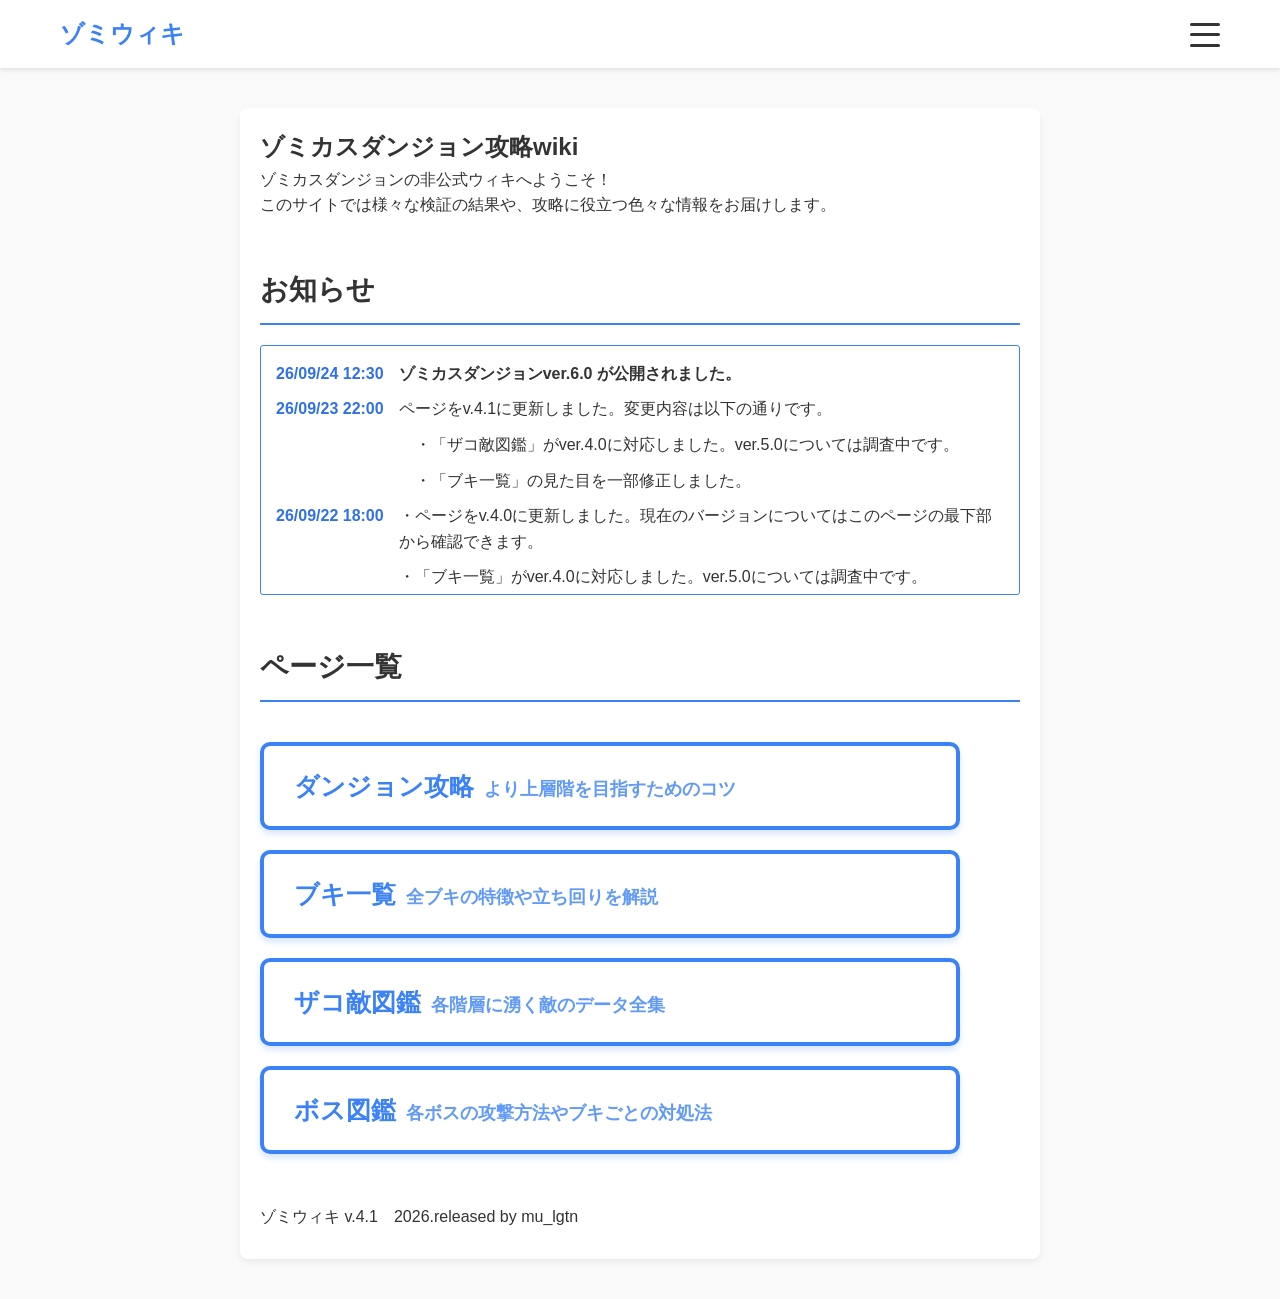
<file: index.html>
<!DOCTYPE html>
<html lang="ja">
<head>
    <meta charset="UTF-8">
    <meta name="viewport" content="width=device-width, initial-scale=1.0">
    <title>トップ-ゾミウィキ@ゾミカスダンジョン攻略wiki</title>
    <!-- cssファイル読み込み -->
    <link rel="stylesheet" href="style.css">
</head>
<body>

    <!-- ヘッダー -->
    <header class="site-header">
        <div class="header-container">
            <!-- タイトルロゴをトップページへリンクする-->
            <a href="index.html" class="logo">ゾミウィキ</a>
            
            <!-- ハンバーガーボタン -->
            <button class="hamburger" id="js-hamburger">
                <span></span>
                <span></span>
                <span></span>
            </button>

            <!-- ナビゲーションメニュー -->
            <nav class="nav-menu" id="js-nav-menu">
                <ul>
                    <!-- メニューの各リンク先 -->
                    <li><a href="index.html">トップ</a></li>
                    <li><a href="strategy.html">ダンジョン攻略</a></li>
                    <li><a href="weapon.html">ブキ一覧</a></li>
                    <li><a href="enemy_dictionary.html">ザコ敵図鑑</a></li>
                    <li><a href="boss_dictionary.html">ボス図鑑</a></li>
                </ul>
            </nav>
        </div>
    </header>

    <!-- メインコンテンツ -->
    <main class="main-content">
        <section id="section-title" style="margin-bottom: 50px;">
            <h1>ゾミカスダンジョン攻略wiki</h1>
            <p>ゾミカスダンジョンの非公式ウィキへようこそ！<br>
               このサイトでは様々な検証の結果や、攻略に役立つ色々な情報をお届けします。</p>
        </section>
        <section id="section-news" style="margin-bottom: 50px;">
            <h2>お知らせ</h2>
            <div class="news-box">
                <dl class="news-list">
                    <dt>26/09/24 12:30</dt>
                    <dd><strong>ゾミカスダンジョンver.6.0 が公開されました。</strong></dd>
                    <dt>26/09/23 22:00</dt>
                    <dd>ページをv.4.1に更新しました。変更内容は以下の通りです。</dd>
                    <dd>&emsp;・「ザコ敵図鑑」がver.4.0に対応しました。ver.5.0については調査中です。</dd>
                    <dd>&emsp;・「ブキ一覧」の見た目を一部修正しました。</dd>
                    
                    <dt>26/09/22 18:00</dt>
                    <dd>・ページをv.4.0に更新しました。現在のバージョンについてはこのページの最下部から確認できます。</dd>
                    <dd>・「ブキ一覧」がver.4.0に対応しました。ver.5.0については調査中です。</dd>

                    <dt>26/09/21 18:00</dt>
                    <dd>ページをベータ版に更新しました。</dd>
                    
                    <dt>26/09/21 15:30</dt>
                    <dd>アルファ版を公開しました。</dd>

                    <dt>26/09/21 12:00</dt>
                    <dd><strong>ゾミカスダンジョンver.5.0 が公開されました。</strong></dd>

                    <dt>26/09/20 21:00</dt>
                    <dd>サイトの立ち上げ準備を開始しました。</dd>
                </dl>
            </div>
        </section>

        <section id="section-hero" style="margin-bottom: 50px;">
            <h2>ページ一覧</h2>
            <a href="strategy.html" class="btn btn-text">
                <span class="main-text">ダンジョン攻略</span>
                <span class="sub-text">より上層階を目指すためのコツ</span>
            </a>

            <a href="weapon.html" class="btn btn-text">
                <span class="main-text">ブキ一覧</span>
                <span class="sub-text">全ブキの特徴や立ち回りを解説</span>
            </a>
            
            <a href="enemy_dictionary.html" class="btn btn-text">
                <span class="main-text">ザコ敵図鑑</span>
                <span class="sub-text">各階層に湧く敵のデータ全集</span>
            </a>
            
            <a href="boss_dictionary.html" class="btn btn-text">
                <span class="main-text">ボス図鑑</span>
                <span class="sub-text">各ボスの攻撃方法やブキごとの対処法</span>
            </a>
        </section>
        <div id="page-version">
            <p>ゾミウィキ v.4.1&emsp;2026.released by mu_lgtn</p>
        </div>
    </main>

    <!-- jsファイル読み込み -->
    <script src="script.js"></script>
</body>
</html>
</file>
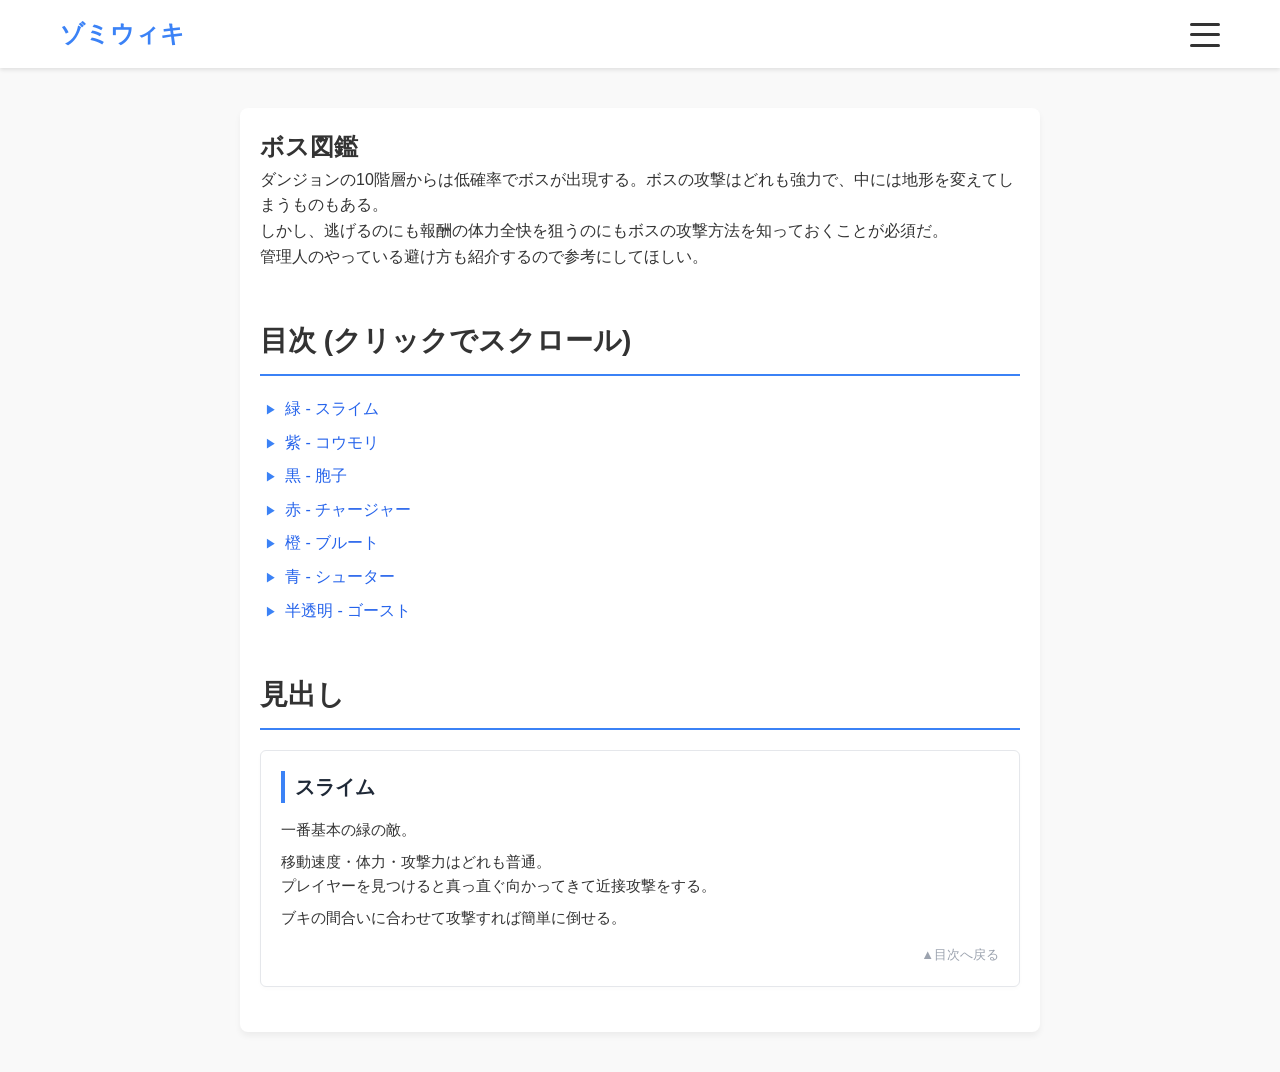
<file: boss_dictionary.html>
<!DOCTYPE html>
<html lang="ja">
<head>
    <meta charset="UTF-8">
    <meta name="viewport" content="width=device-width, initial-scale=1.0">
    <title>ボス図鑑-ゾミウィキ@ゾミカスダンジョン攻略wiki</title>
    <!-- cssファイル読み込み -->
    <link rel="stylesheet" href="style.css">
</head>
<body>

    <!-- ヘッダー -->
    <header class="site-header">
        <div class="header-container">
            <a href="index.html" class="logo">ゾミウィキ</a>
            
            <!-- ハンバーガーボタン -->
            <button class="hamburger" id="js-hamburger">
                <span></span>
                <span></span>
                <span></span>
            </button>

            <!-- ナビゲーションメニュー -->
            <nav class="nav-menu" id="js-nav-menu">
                <ul>
                    <!-- メニューの各リンク先 -->
                    <li><a href="index.html">ホーム</a></li>
                    <li><a href="strategy.html">ダンジョン攻略</a></li>
                    <li><a href="weapon.html">ブキ一覧</a></li>
                    <li><a href="enemy_dictionary.html">ザコ敵図鑑</a></li>
                    <li><a href="boss_dictionary.html">ボス図鑑</a></li>
                </ul>
            </nav>
        </div>
    </header>

    <!-- メインコンテンツ -->
    <main class="main-content">
        <!-- ページタイトル -->
        <section class="ene_dic-top" style="margin-bottom: 50px;">
            <h1>ボス図鑑</h1>
            <p>ダンジョンの10階層からは低確率でボスが出現する。ボスの攻撃はどれも強力で、中には地形を変えてしまうものもある。<br>
               しかし、逃げるのにも報酬の体力全快を狙うのにもボスの攻撃方法を知っておくことが必須だ。<br>
               管理人のやっている避け方も紹介するので参考にしてほしい。</p>
        </section>

        <!-- リンク一覧 -->
        <section class="section-anchor" style="margin-bottom: 50px;">
            <h2>目次 (クリックでスクロール)</h2>
            <ul>
                <li><a href="#slime">緑 - スライム</a></li>
                <li><a href="#bat">紫 - コウモリ</a></li>
                <li><a href="#spore">黒 - 胞子</a></li>
                <li><a href="#charger">赤 - チャージャー</a></li>
                <li><a href="#brute">橙 - ブルート</a></li>
                <li><a href="#shooter">青 - シューター</a></li>
                <li><a href="#ghost">半透明 - ゴースト</a></li>
            </ul>
        </section>

        <!-- 詳細説明 -->
        <section class="section-details">
            <h2>見出し</h2>
            
            <!-- ボスごとに分割 -->
            <article id="slime" class="section-card">
                <h3>スライム</h3>
                <div class="section-info">
                    <p>一番基本の緑の敵。</p>
                    <p>移動速度・体力・攻撃力はどれも普通。<br>
                       プレイヤーを見つけると真っ直ぐ向かってきて近接攻撃をする。</p>
                    <p>ブキの間合いに合わせて攻撃すれば簡単に倒せる。</p>
                </div>
                <div class="back-to-top"><a href="#">▲目次へ戻る</a></div>
            </article>
        </section>
    </main>

    <!-- jsファイル読み込み -->
    <script src="script.js"></script>
</body>
</html>
</file>
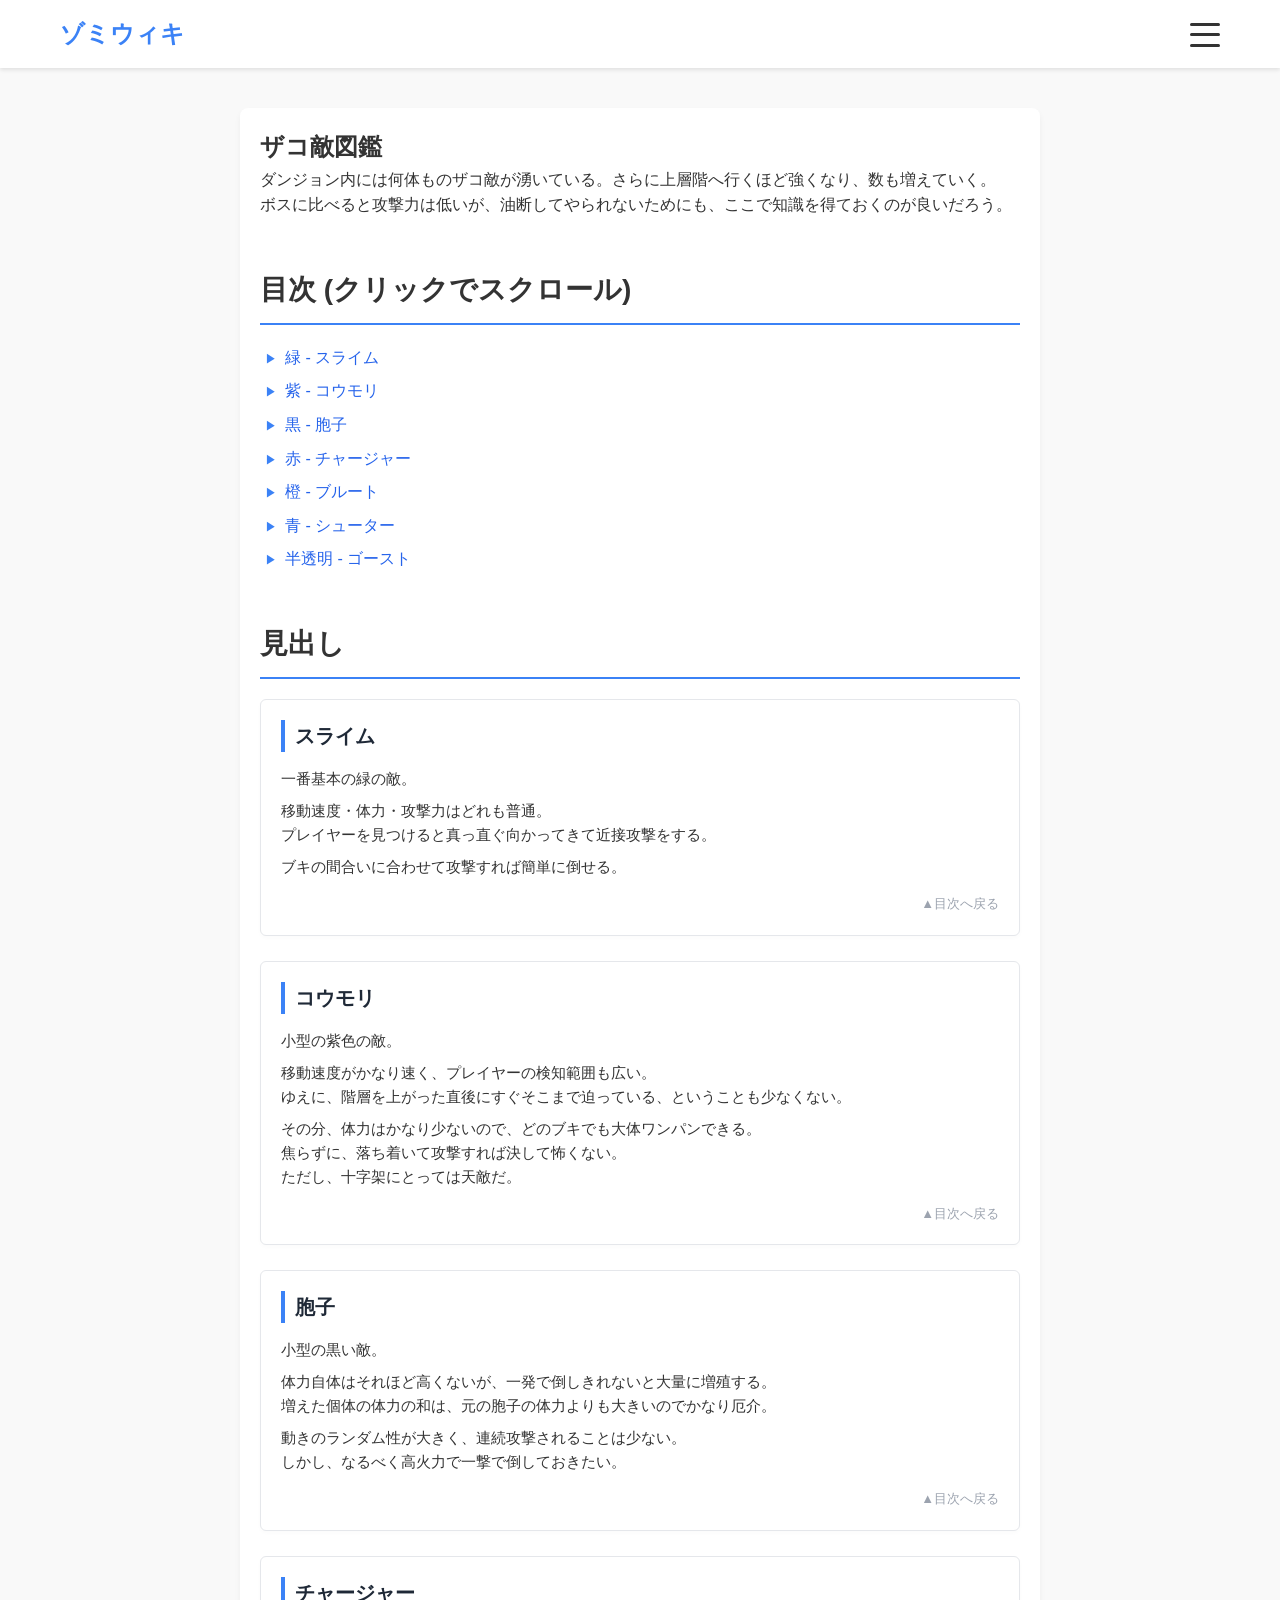
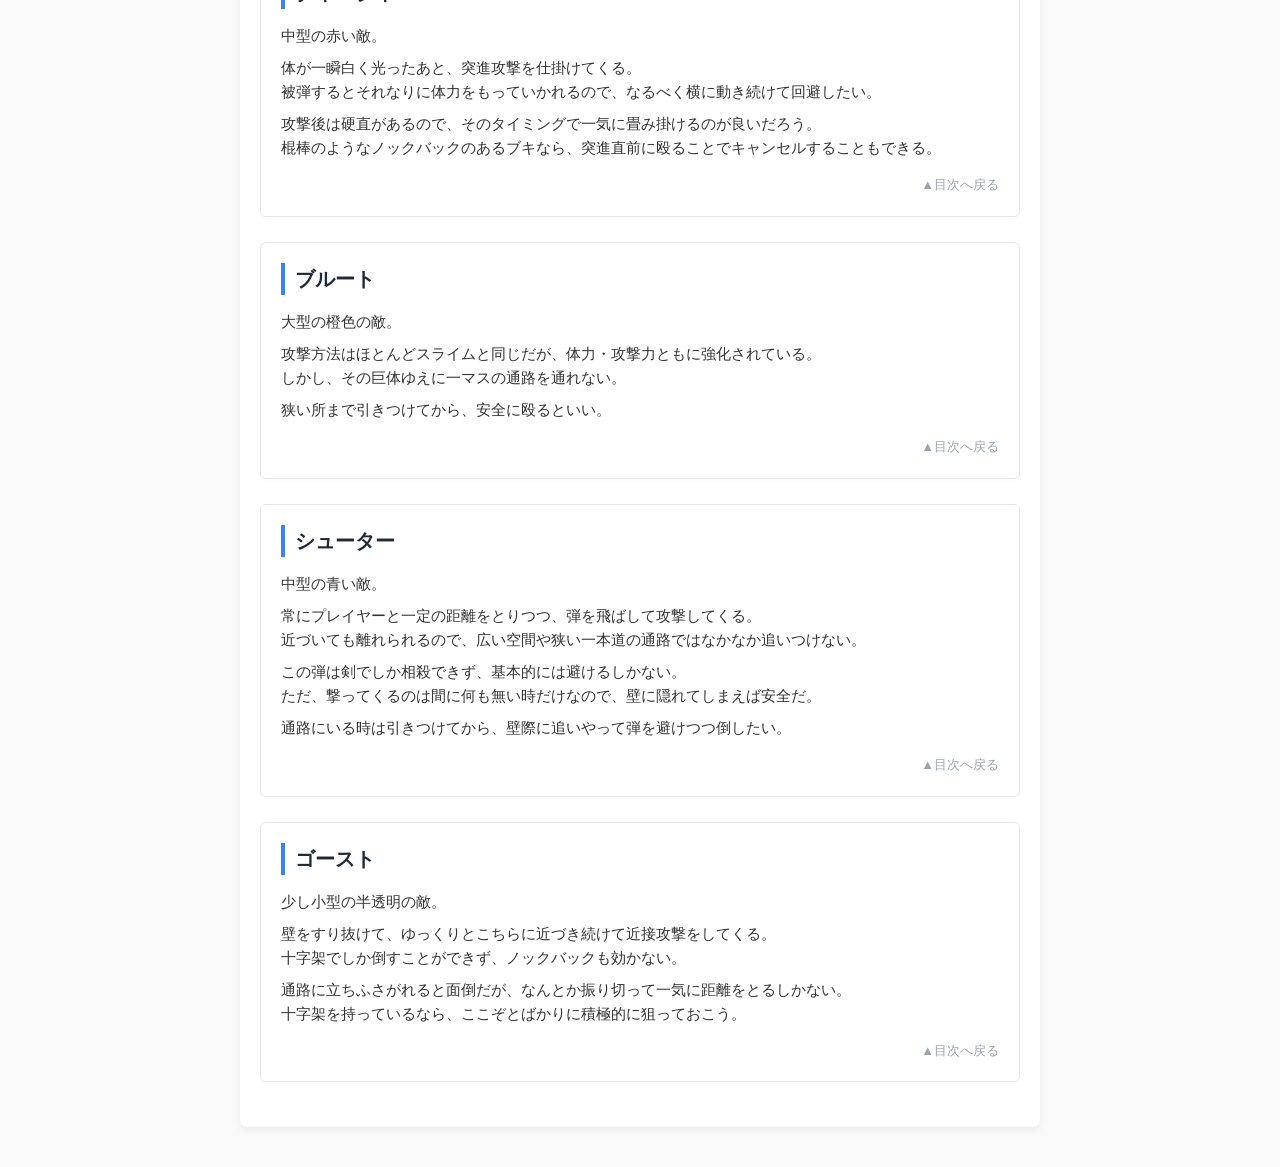
<file: enemy_dictionary.html>
<!DOCTYPE html>
<html lang="ja">
<head>
    <meta charset="UTF-8">
    <meta name="viewport" content="width=device-width, initial-scale=1.0">
    <title>ザコ敵図鑑-ゾミウィキ@ゾミカスダンジョン攻略wiki</title>
    <!-- cssファイル読み込み -->
    <link rel="stylesheet" href="style.css">
</head>
<body>

    <!-- ヘッダー -->
    <header class="site-header">
        <div class="header-container">
            <a href="index.html" class="logo">ゾミウィキ</a>
            
            <!-- ハンバーガーボタン -->
            <button class="hamburger" id="js-hamburger">
                <span></span>
                <span></span>
                <span></span>
            </button>

            <!-- ナビゲーションメニュー -->
            <nav class="nav-menu" id="js-nav-menu">
                <ul>
                    <!-- メニュー各リンク先 -->
                    <li><a href="index.html">ホーム</a></li>
                    <li><a href="strategy.html">ダンジョン攻略</a></li>
                    <li><a href="weapon.html">ブキ一覧</a></li>
                    <li><a href="enemy_dictionary.html">ザコ敵図鑑</a></li>
                    <li><a href="boss_dictionary.html">ボス図鑑</a></li>
                </ul>
            </nav>
        </div>
    </header>

    <!-- メインコンテンツ -->
    <main class="main-content">
        <!-- ページタイトル -->
        <section class="ene_dic-top" style="margin-bottom: 50px;">
            <h1>ザコ敵図鑑</h1>
            <p>ダンジョン内には何体ものザコ敵が湧いている。さらに上層階へ行くほど強くなり、数も増えていく。<br>
               ボスに比べると攻撃力は低いが、油断してやられないためにも、ここで知識を得ておくのが良いだろう。</p>
        </section>

        <!-- リンク一覧 -->
        <section class="section-anchor" style="margin-bottom: 50px;">
            <h2>目次 (クリックでスクロール)</h2>
            <ul>
                <li><a href="#slime">緑 - スライム</a></li>
                <li><a href="#bat">紫 - コウモリ</a></li>
                <li><a href="#spore">黒 - 胞子</a></li>
                <li><a href="#charger">赤 - チャージャー</a></li>
                <li><a href="#brute">橙 - ブルート</a></li>
                <li><a href="#shooter">青 - シューター</a></li>
                <li><a href="#ghost">半透明 - ゴースト</a></li>
            </ul>
        </section>

        <!-- 詳細説明 -->
        <section class="section-details">
            <h2>見出し</h2>
            
            <!-- 敵ごとに分割 -->
            <article id="slime" class="section-card">
                <h3>スライム</h3>
                <div class="section-info">
                    <p>一番基本の緑の敵。</p>
                    <p>移動速度・体力・攻撃力はどれも普通。<br>
                       プレイヤーを見つけると真っ直ぐ向かってきて近接攻撃をする。</p>
                    <p>ブキの間合いに合わせて攻撃すれば簡単に倒せる。</p>
                </div>
                <div class="back-to-top"><a href="#">▲目次へ戻る</a></div>
            </article>
            <article id="bat" class="section-card">
                <h3>コウモリ</h3>
                <div class="section-info">
                    <p>小型の紫色の敵。</p>
                    <p>移動速度がかなり速く、プレイヤーの検知範囲も広い。<br>
                       ゆえに、階層を上がった直後にすぐそこまで迫っている、ということも少なくない。</p>
                    <p>その分、体力はかなり少ないので、どのブキでも大体ワンパンできる。<br>
                       焦らずに、落ち着いて攻撃すれば決して怖くない。<br>
                       ただし、十字架にとっては天敵だ。</p>
                </div>
                <div class="back-to-top"><a href="#">▲目次へ戻る</a></div>
            </article>
            <article id="spore" class="section-card">
                <h3>胞子</h3>
                <div class="section-info">
                    <p>小型の黒い敵。</p>
                    <p>体力自体はそれほど高くないが、一発で倒しきれないと大量に増殖する。<br>
                       増えた個体の体力の和は、元の胞子の体力よりも大きいのでかなり厄介。</p>
                    <p>動きのランダム性が大きく、連続攻撃されることは少ない。<br>
                       しかし、なるべく高火力で一撃で倒しておきたい。</p>
                </div>
                <div class="back-to-top"><a href="#">▲目次へ戻る</a></div>
            </article>
            <article id="charger" class="section-card">
                <h3>チャージャー</h3>
                <div class="section-info">
                    <p>中型の赤い敵。</p>
                    <p>体が一瞬白く光ったあと、突進攻撃を仕掛けてくる。<br>
                       被弾するとそれなりに体力をもっていかれるので、なるべく横に動き続けて回避したい。</p>
                    <p>攻撃後は硬直があるので、そのタイミングで一気に畳み掛けるのが良いだろう。<br>
                       棍棒のようなノックバックのあるブキなら、突進直前に殴ることでキャンセルすることもできる。</p>
                </div>
                <div class="back-to-top"><a href="#">▲目次へ戻る</a></div>
            </article>
            <article id="brute" class="section-card">
                <h3>ブルート</h3>
                <div class="section-info">
                    <p>大型の橙色の敵。</p>
                    <p>攻撃方法はほとんどスライムと同じだが、体力・攻撃力ともに強化されている。<br>
                       しかし、その巨体ゆえに一マスの通路を通れない。</p>
                    <p>狭い所まで引きつけてから、安全に殴るといい。</p>
                </div>
                <div class="back-to-top"><a href="#">▲目次へ戻る</a></div>
            </article>
            <article id="shooter" class="section-card">
                <h3>シューター</h3>
                <div class="section-info">
                    <p>中型の青い敵。</p>
                    <p>常にプレイヤーと一定の距離をとりつつ、弾を飛ばして攻撃してくる。<br>
                       近づいても離れられるので、広い空間や狭い一本道の通路ではなかなか追いつけない。</p>
                    <p>この弾は剣でしか相殺できず、基本的には避けるしかない。<br>
                       ただ、撃ってくるのは間に何も無い時だけなので、壁に隠れてしまえば安全だ。</p>
                    <p>通路にいる時は引きつけてから、壁際に追いやって弾を避けつつ倒したい。</p>
                </div>
                <div class="back-to-top"><a href="#">▲目次へ戻る</a></div>
            </article>
            <article id="ghost" class="section-card">
                <h3>ゴースト</h3>
                <div class="section-info">
                    <p>少し小型の半透明の敵。</p>
                    <p>壁をすり抜けて、ゆっくりとこちらに近づき続けて近接攻撃をしてくる。<br>
                       十字架でしか倒すことができず、ノックバックも効かない。</p>
                    <p>通路に立ちふさがれると面倒だが、なんとか振り切って一気に距離をとるしかない。<br>
                       十字架を持っているなら、ここぞとばかりに積極的に狙っておこう。</p>
                </div>
                <div class="back-to-top"><a href="#">▲目次へ戻る</a></div>
            </article>
        </section>
    </main>

    <!-- jsファイル読み込み -->
    <script src="script.js"></script>
</body>
</html>
</file>
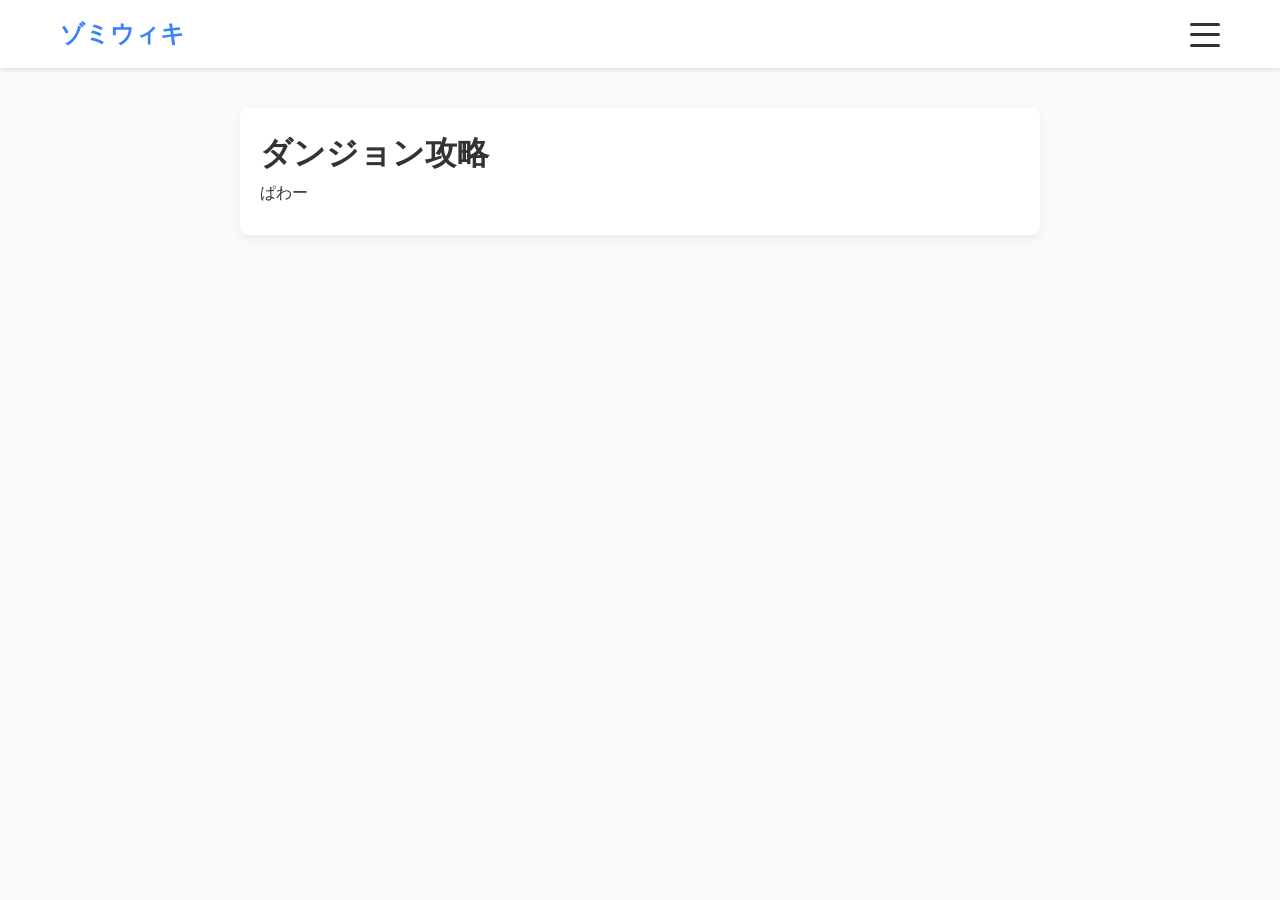
<file: strategy.html>
<!DOCTYPE html>
<html lang="ja">
<head>
    <meta charset="UTF-8">
    <meta name="viewport" content="width=device-width, initial-scale=1.0">
    <title>攻略-ゾミウィキ@ゾミカスダンジョン攻略wiki</title>
    <!-- cssファイル読み込み -->
    <link rel="stylesheet" href="style.css">
</head>
<body>

    <!-- ヘッダー -->
    <header class="site-header">
        <div class="header-container">
            <a href="index.html" class="logo">ゾミウィキ</a>
            
            <!-- ハンバーガーボタン -->
            <button class="hamburger" id="js-hamburger">
                <span></span>
                <span></span>
                <span></span>
            </button>

            <!-- ナビゲーションメニュー -->
            <nav class="nav-menu" id="js-nav-menu">
                <ul>
                    <!-- メニューの各リンク先 -->
                    <li><a href="index.html">ホーム</a></li>
                    <li><a href="strategy.html">ダンジョン攻略</a></li>
                    <li><a href="weapon.html">ブキ一覧</a></li>
                    <li><a href="enemy_dictionary.html">ザコ敵図鑑</a></li>
                    <li><a href="boss_dictionary.html">ボス図鑑</a></li>
                </ul>
            </nav>
        </div>
    </header>

    <!-- メインコンテンツ -->
    <main class="main-content">
        <h1>ダンジョン攻略</h1>
        <p>ぱわー</p>
    </main>

    <!-- jsファイル読み込み -->
    <script src="script.js"></script>
</body>
</html>
</file>
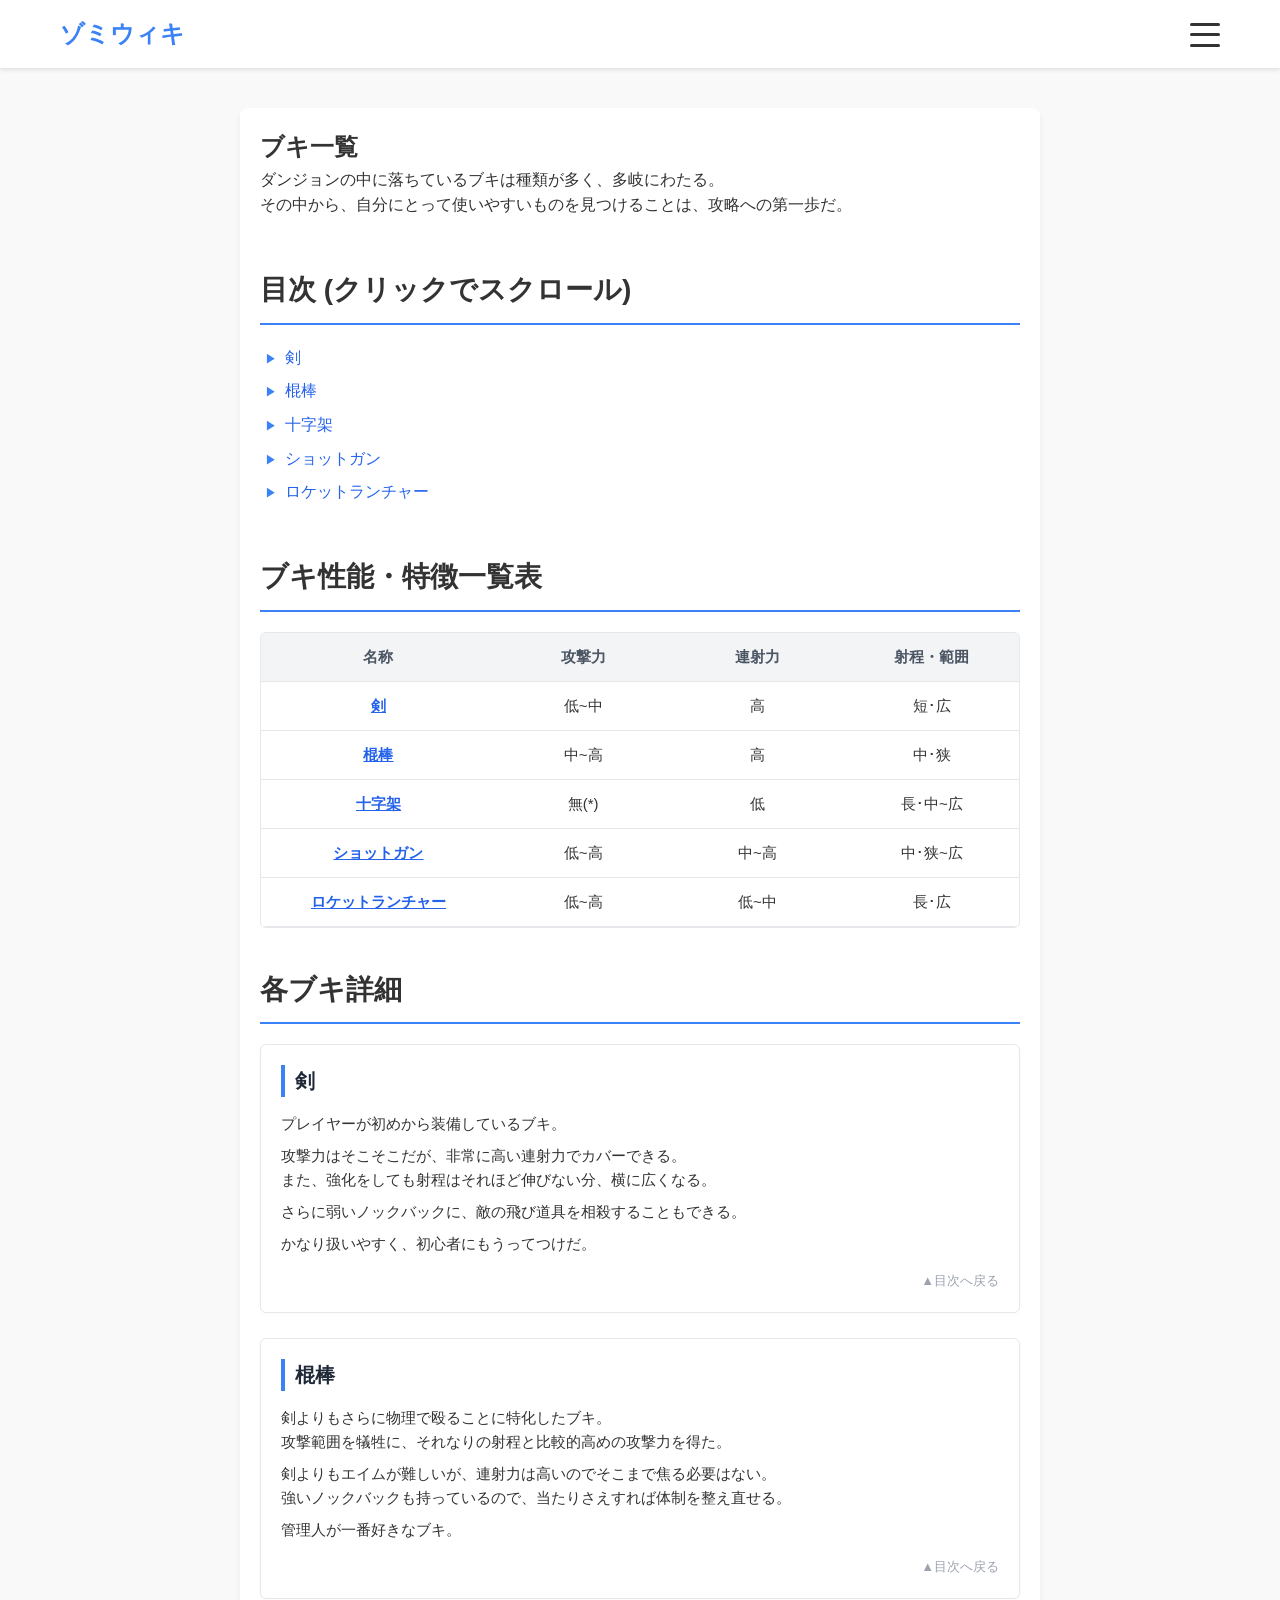
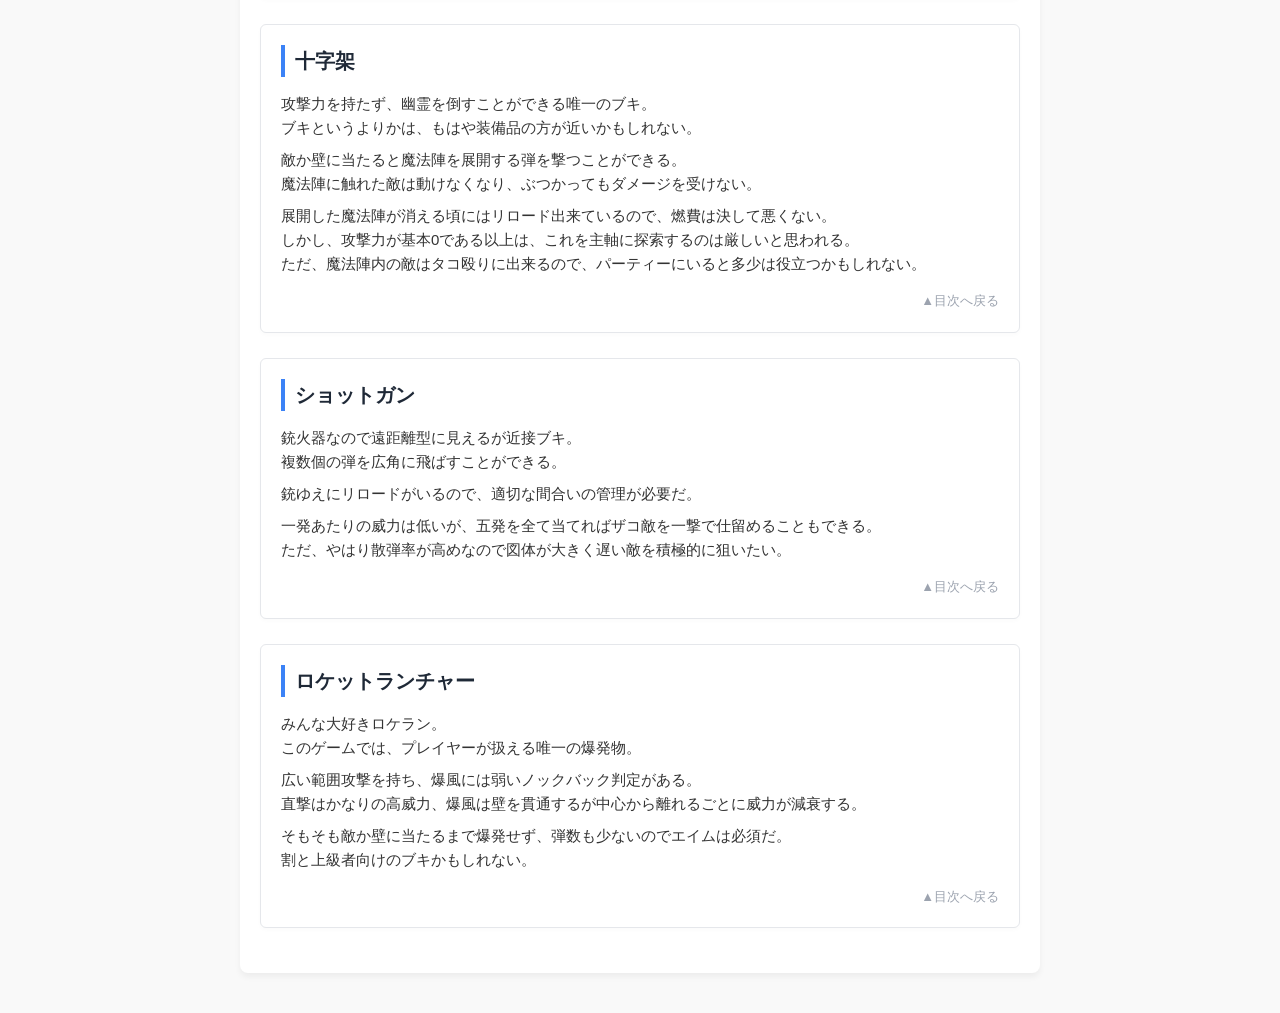
<file: weapon.html>
<!DOCTYPE html>
<html lang="ja">
<head>
    <meta charset="UTF-8">
    <meta name="viewport" content="width=device-width, initial-scale=1.0">
    <title>ブキ一覧-ゾミウィキ@ゾミカスダンジョン攻略wiki</title>
    <!-- cssファイル読み込み -->
    <link rel="stylesheet" href="style.css">
</head>
<body>

    <!-- ヘッダー -->
    <header class="site-header">
        <div class="header-container">
            <a href="index.html" class="logo">ゾミウィキ</a>
            
            <!-- ハンバーガーボタン -->
            <button class="hamburger" id="js-hamburger">
                <span></span>
                <span></span>
                <span></span>
            </button>

            <!-- ナビゲーションメニュー -->
            <nav class="nav-menu" id="js-nav-menu">
                <ul>
                    <!-- メニューの各リンク先 -->
                    <li><a href="index.html">ホーム</a></li>
                    <li><a href="strategy.html">ダンジョン攻略</a></li>
                    <li><a href="weapon.html">ブキ一覧</a></li>
                    <li><a href="enemy_dictionary.html">ザコ敵図鑑</a></li>
                    <li><a href="boss_dictionary.html">ボス図鑑</a></li>
                </ul>
            </nav>
        </div>
    </header>

    <!-- メインコンテンツ -->
    <main class="main-content">
        <!-- ページタイトル -->
        <section class="weapon-top" style="margin-bottom: 50px;">
            <h1>ブキ一覧</h1>
            <p>ダンジョンの中に落ちているブキは種類が多く、多岐にわたる。<br>
               その中から、自分にとって使いやすいものを見つけることは、攻略への第一歩だ。</p>
        </section>

        <!-- リンク一覧 -->
        <section class="section-anchor" style="margin-bottom: 50px;">
            <h2>目次 (クリックでスクロール)</h2>
            <ul>
                <li><a href="#sword">剣</a></li>
                <li><a href="#club">棍棒</a></li>
                <li><a href="#cross">十字架</a></li>
                <li><a href="#shotgun">ショットガン</a></li>
                <li><a href="#rocketlancher">ロケットランチャー</a></li>
            </ul>
        </section>

        <!-- ブキ性能表 -->
        <section class="weapon-summary">
            <h2>ブキ性能・特徴一覧表</h2>
            <div class="table-wrapper">
            <table class="weapon-table">
                <thead>
                    <tr>
                        <th>名称</th>
                        <th>攻撃力</th>
                        <th>連射力</th>
                        <th>射程・範囲</th>
                    </tr>
                </thead>
                <tbody>
                    <tr>
                        <td><a href="#sword">剣</a></td>
                        <td>低~中</td>
                        <td>高</td>
                        <td>短･広</td>
                    </tr>
                    <tr>
                        <td><a href="#club">棍棒</a></td>
                        <td>中~高</td>
                        <td>高</td>
                        <td>中･狭</td>
                    </tr>
                    <tr>
                        <td><a href="#cross">十字架</a></td>
                        <td>無(*)</td>
                        <td>低</td>
                        <td>長･中~広</td>
                    </tr>
                    <tr>
                        <td><a href="#shotgun">ショットガン</a></td>
                        <td>低~高</td>
                        <td>中~高</td>
                        <td>中･狭~広</td>
                    </tr>
                    <tr>
                        <td><a href="#rocketlancher">ロケットランチャー</a></td>
                        <td>低~高</td>
                        <td>低~中</td>
                        <td>長･広</td>
                    </tr>
                </tbody>
            </table>
            </div>
        </section>

        <!-- 詳細説明 -->
        <section class="section-details">
            <h2>各ブキ詳細</h2>
            
            <!-- ブキごとにブロックで分割 -->
            <article id="sword" class="section-card">
                <h3>剣</h3>
                <div class="section-info">
                    <p>プレイヤーが初めから装備しているブキ。</p>
                    <p>攻撃力はそこそこだが、非常に高い連射力でカバーできる。<br>
                       また、強化をしても射程はそれほど伸びない分、横に広くなる。</p>
                    <p>さらに弱いノックバックに、敵の飛び道具を相殺することもできる。</p>
                    <p>かなり扱いやすく、初心者にもうってつけだ。</p>
                </div>
                <div class="back-to-top"><a href="#">▲目次へ戻る</a></div>
            </article>
            <article id="club" class="section-card">
                <h3>棍棒</h3>
                <div class="section-info">
                    <p>剣よりもさらに物理で殴ることに特化したブキ。<br>
                       攻撃範囲を犠牲に、それなりの射程と比較的高めの攻撃力を得た。</p>
                    <p>剣よりもエイムが難しいが、連射力は高いのでそこまで焦る必要はない。<br>
                       強いノックバックも持っているので、当たりさえすれば体制を整え直せる。</p>
                    <p>管理人が一番好きなブキ。</p>
                </div>
                <div class="back-to-top"><a href="#">▲目次へ戻る</a></div>
            </article>
            <article id="cross" class="section-card">
                <h3>十字架</h3>
                <div class="section-info">
                    <p>攻撃力を持たず、幽霊を倒すことができる唯一のブキ。<br>
                       ブキというよりかは、もはや装備品の方が近いかもしれない。</p>
                    <p>敵か壁に当たると魔法陣を展開する弾を撃つことができる。<br>
                       魔法陣に触れた敵は動けなくなり、ぶつかってもダメージを受けない。</p>
                    <p>展開した魔法陣が消える頃にはリロード出来ているので、燃費は決して悪くない。<br>
                       しかし、攻撃力が基本0である以上は、これを主軸に探索するのは厳しいと思われる。<br>
                       ただ、魔法陣内の敵はタコ殴りに出来るので、パーティーにいると多少は役立つかもしれない。</p>
                </div>
                <div class="back-to-top"><a href="#">▲目次へ戻る</a></div>
            </article>
            <article id="shotgun" class="section-card">
                <h3>ショットガン</h3>
                <div class="section-info">
                    <p>銃火器なので遠距離型に見えるが近接ブキ。<br>
                       複数個の弾を広角に飛ばすことができる。</p>
                    <p>銃ゆえにリロードがいるので、適切な間合いの管理が必要だ。</p>
                    <p>一発あたりの威力は低いが、五発を全て当てればザコ敵を一撃で仕留めることもできる。<br>
                        ただ、やはり散弾率が高めなので図体が大きく遅い敵を積極的に狙いたい。</p>
                </div>
                <div class="back-to-top"><a href="#">▲目次へ戻る</a></div>
            </article>
            <article id="rocketlancher" class="section-card">
                <h3>ロケットランチャー</h3>
                <div class="section-info">
                    <p>みんな大好きロケラン。<br>
                       このゲームでは、プレイヤーが扱える唯一の爆発物。</p>
                    <p>広い範囲攻撃を持ち、爆風には弱いノックバック判定がある。<br>
                       直撃はかなりの高威力、爆風は壁を貫通するが中心から離れるごとに威力が減衰する。</p>
                    <p>そもそも敵か壁に当たるまで爆発せず、弾数も少ないのでエイムは必須だ。<br>
                       割と上級者向けのブキかもしれない。</p>
                </div>
                <div class="back-to-top"><a href="#">▲目次へ戻る</a></div>
            </article>
        </section>
    </main>

    <!-- jsファイル読み込み -->
    <script src="script.js"></script>
</body>
</html>
</file>
<file: style.css>
/* 全体のリセット及び基本設定 */
* {
    margin: 0;
    padding: 0;
    box-sizing: border-box;
}
html {
  scroll-behavior: smooth;
  scroll-padding-top: 70px;
}
body {
    font-family: 'Helvetica Neue', Arial, sans-serif;
    line-height: 1.6;
    color: #333;
    background-color: #f9f9f9;
}

/* ヘッダー全体のスタイル */
.site-header {
    background-color: #ffffff;
    box-shadow: 0 2px 4px rgba(0,0,0,0.1);
    position: sticky;
    top: 0;
    z-index: 100;
}
.header-container {
    max-width: 1200px;
    margin: 0 auto;
    padding: 15px 20px;
    display: flex;
    justify-content: space-between;
    align-items: center;
    position: relative;
}
/* サイトロゴのスタイル */
.logo {
    font-size: 24px;
    font-weight: bold;
    color: #3b82f6;
    text-decoration: none;
    transition: opacity 0.2s;
}
.logo:hover {
  opacity: 0.7;
}

/* 三本線ボタンのスタイル */
.hamburger {
    display: block;
    position: relative;
    width: 30px;
    height: 25px;
    background: none;
    border: none;
    cursor: pointer;
    z-index: 110;
}
/* 三本線の共通設定 */
.hamburger span {
    display: block;
    position: absolute;
    width: 100%;
    height: 3px;
    background-color: #333;
    border-radius: 2px;
    transition: all 0.3s ease-in-out;
}
/* 各線の位置調整 */
.hamburger span:nth-child(1) { top: 1px; }
.hamburger span:nth-child(2) { top: 11px; }
.hamburger span:nth-child(3) { top: 22px; }

/* ボタンを押した時の「×」アニメーション */
.hamburger.is-active span:nth-child(1) {
    transform: translateY(11px) rotate(45deg);
}
.hamburger.is-active span:nth-child(2) {
    opacity: 0;
}
.hamburger.is-active span:nth-child(3) {
    transform: translateY(-11px) rotate(-45deg);
}

/* ナビゲーションメニュー */
.nav-menu {
    position: absolute;
    top: 65px;
    right: 20px;
    width: 200px;
    background-color: #ffffff;
    border-radius: 6px;
    box-shadow: 0 4px 12px rgba(0,0,0,0.15); /* 浮き出て見える影 */
    border: 1px solid #eee;
    padding: 10px 0;
    z-index: 100;
    
    /* 初期状態は非表示（ふわっと出すための設定） */
    opacity: 0;
    visibility: hidden;
    transform: translateY(-10px); /* 少し上から落ちてくる効果 */
    transition: all 0.3s ease;
}

/* メニューを開いた時 (activeクラスがついた時) */
.nav-menu.is-active {
    opacity: 1;
    visibility: visible;
    transform: translateY(0);
}

.nav-menu ul {
    list-style: none;
}
.nav-menu li {
    width: 100%;
}
.nav-menu a {
    display: block;
    text-decoration: none;
    color: #444;
    font-size: 16px;
    font-weight: 500;
    padding: 12px 20px;
    transition: background-color 0.2s, color 0.2s;
}
.nav-menu a:hover {
    background-color: #f0f6ff;
    color: #3b82f6;
}

/* メインコンテンツのスタイル */
.main-content {
    max-width: 800px;
    margin: 40px auto;
    padding: 20px;
    background-color: #ffffff;
    border-radius: 8px;
    box-shadow: 0 4px 6px rgba(0,0,0,0.05);
}
h2 {
    font-size: 28px;
    margin-bottom: 20px;
    border-bottom: 2px solid #3b82f6;
    padding-bottom: 10px;
}
p {
    margin-bottom: 10px;
}
/*ボタンのスタイル*/
#section-hero {
    display: flex;
    flex-direction: column;
    gap: 20px;
}
.btn {
    display: block;
    width: 700px;
    padding: 20px 0;
    padding-left: 30px;
    background-color: transparent;
    color: #3b82f6;
    text-decoration: none;
    font-weight: bold;
    border: 4px solid #3b82f6;
    border-radius: 10px;
    box-shadow: 0 4px 6px rgba(59, 130, 246, 0.2);
    transition: all 0.2s ease;
    cursor: pointer;
    text-align: left;
}
@media (max-width: 768px) {
    .btn {
        display: flex;
        flex-direction: column;
        width: 350px;
        padding-left: 20px;
    }
}
.btn:hover {
    color: #ffffff;
    background-color: #66a0f6;
    transform: translateY(-2px);
    box-shadow: 0 6px 12px rgba(59, 130, 246, 0.3);
}

/*ボタンがクリックされた時の動き*/
.btn:active {
    transform: translateY(0);  /* 押したときに元の高さに戻る */
    box-shadow: 0 2px 4px rgba(59, 130, 246, 0.2); /* 影を薄くする */
}
/*ボタン内のテキストの詳細設定*/
.btn-text {
    display: inline-flex;
    align-items: baseline;
    gap: 10px;
    white-space: nowrap;
}
.main-text {
    font-size: 25px;
    font-weight: 700;
}
.sub-text {
    font-size: 18px;
    font-weight: bold;
    opacity: 0.8;
    margin-top: 2px;
}
/*トップページのお知らせのスタイル*/
.news-box {
    max-height: 250px;
    overflow-y: auto;
    border: 1px solid #3b82f6;
    padding: 15px;
    border-radius: 3px;
}
.news-list {
    margin: 0;
    padding: 0;
    display: grid;
    grid-template-columns: max-content 1fr;
    gap: 10px 15px;
}
.news-list dt {
    font-weight: bold;
    color: #3072e6;
    white-space: nowrap;
    grid-column: 1;
}
.news-list dd {
    margin: 0;
    color: #333;
    grid-column: 2;
}
/*ブキページ目次(リンク一覧)のスタイル*/
.weapon-anchor {
    background-color: #f0f6ff;
    border: 1px solid #dbeafe;
    border-radius: 6px;
    padding: 20px;
    margin-bottom: 30px;
}
.section-anchor ul {
    list-style-type: none;
    padding-left: 5px;
}
.section-anchor li {
    margin-bottom: 8px;
}
.section-anchor li::before {
    content: "▶";
    color: #3b82f6;
    font-size: 12px;
    margin-right: 8px;
}
.section-anchor a {
    color: #2563eb;
    text-decoration: none;
    font-weight: 500;
}
.section-anchor a:hover {
    text-decoration: underline;
    color: #1d4ed8;
}
/*ブキテーブルのスタイル*/
.table-wrapper {
    overflow-x: auto; /* スマホ時の横スクロール対策 */
    margin-bottom: 40px;
    border: 1px solid #e5e7eb;
    border-radius: 6px;
}
.weapon-table {
    width: 100%;
    border-collapse: collapse;
    font-size: 15px;
    text-align: center;
    min-width: 500px;
    table-layout: fixed;
}
.weapon-table th:nth-child(1),
.weapon-table td:nth-child(1) {
    width: 31%; /* 名称 */
}
.weapon-table th:nth-child(2),
.weapon-table td:nth-child(2) {
    width: 23%; /* 攻撃力 */
}
.weapon-table th:nth-child(3),
.weapon-table td:nth-child(3) {
    width: 23%; /* 連射力 */
}
.weapon-table th:nth-child(4),
.weapon-table td:nth-child(4) {
    width: 23%; /* 射程・範囲 */
}
.weapon-table th,
.weapon-table td {
    padding: 12px 15px;
    border-bottom: 1px solid #e5e7eb;
}
.weapon-table th {
    background-color: #f3f4f6;
    color: #4b5563;
    font-weight: 600;
}
.weapon-table tbody tr:hover {
    background-color: #f8fafc;
}
.weapon-table a {
    color: #2563eb;
    font-weight: bold;
}
.weapon-table a:hover {
    text-decoration: underline;
}
@media (max-width: 768px) {
    .weapon-table {
        min-width: auto;
        font-size: 14px;
    }
    .weapon-table th,
    .weapon-table td {
        padding: 8px 8px;
    }
    .weapon-table th:nth-child(1),
    .weapon-table td:nth-child(1) {
        width: 34%; /* 名称 */
    }
    .weapon-table th:nth-child(2),
    .weapon-table td:nth-child(2) {
        width: 22%; /* 攻撃力 */
    }
    .weapon-table th:nth-child(3),
    .weapon-table td:nth-child(3) {
        width: 22%; /* 連射力 */
    }
    .weapon-table th:nth-child(4),
    .weapon-table td:nth-child(4) {
        width: 22%; /* 射程・範囲 */
    }
}
/*ブキカードのスタイル*/
.section-card {
    background-color: #ffffff;
    border: 1px solid #e5e7eb;
    border-radius: 6px;
    padding: 20px;
    margin-bottom: 25px;
    box-shadow: 0 2px 4px rgba(0,0,0,0.02);
}
.section-card h3 {
    font-size: 20px;
    color: #1f2937;
    border-left: 4px solid #3b82f6;
    padding-left: 10px;
    margin-bottom: 15px;
}
.section-info p {
    margin-bottom: 8px;
    font-size: 15px;
}
.back-to-top {
    text-align: right;
    margin-top: 15px;
    font-size: 13px;
}
.back-to-top a {
    color: #9ca3af;
    text-decoration: none;
}
.back-to-top a:hover {
    color: #3b82f6;
}
</file>
